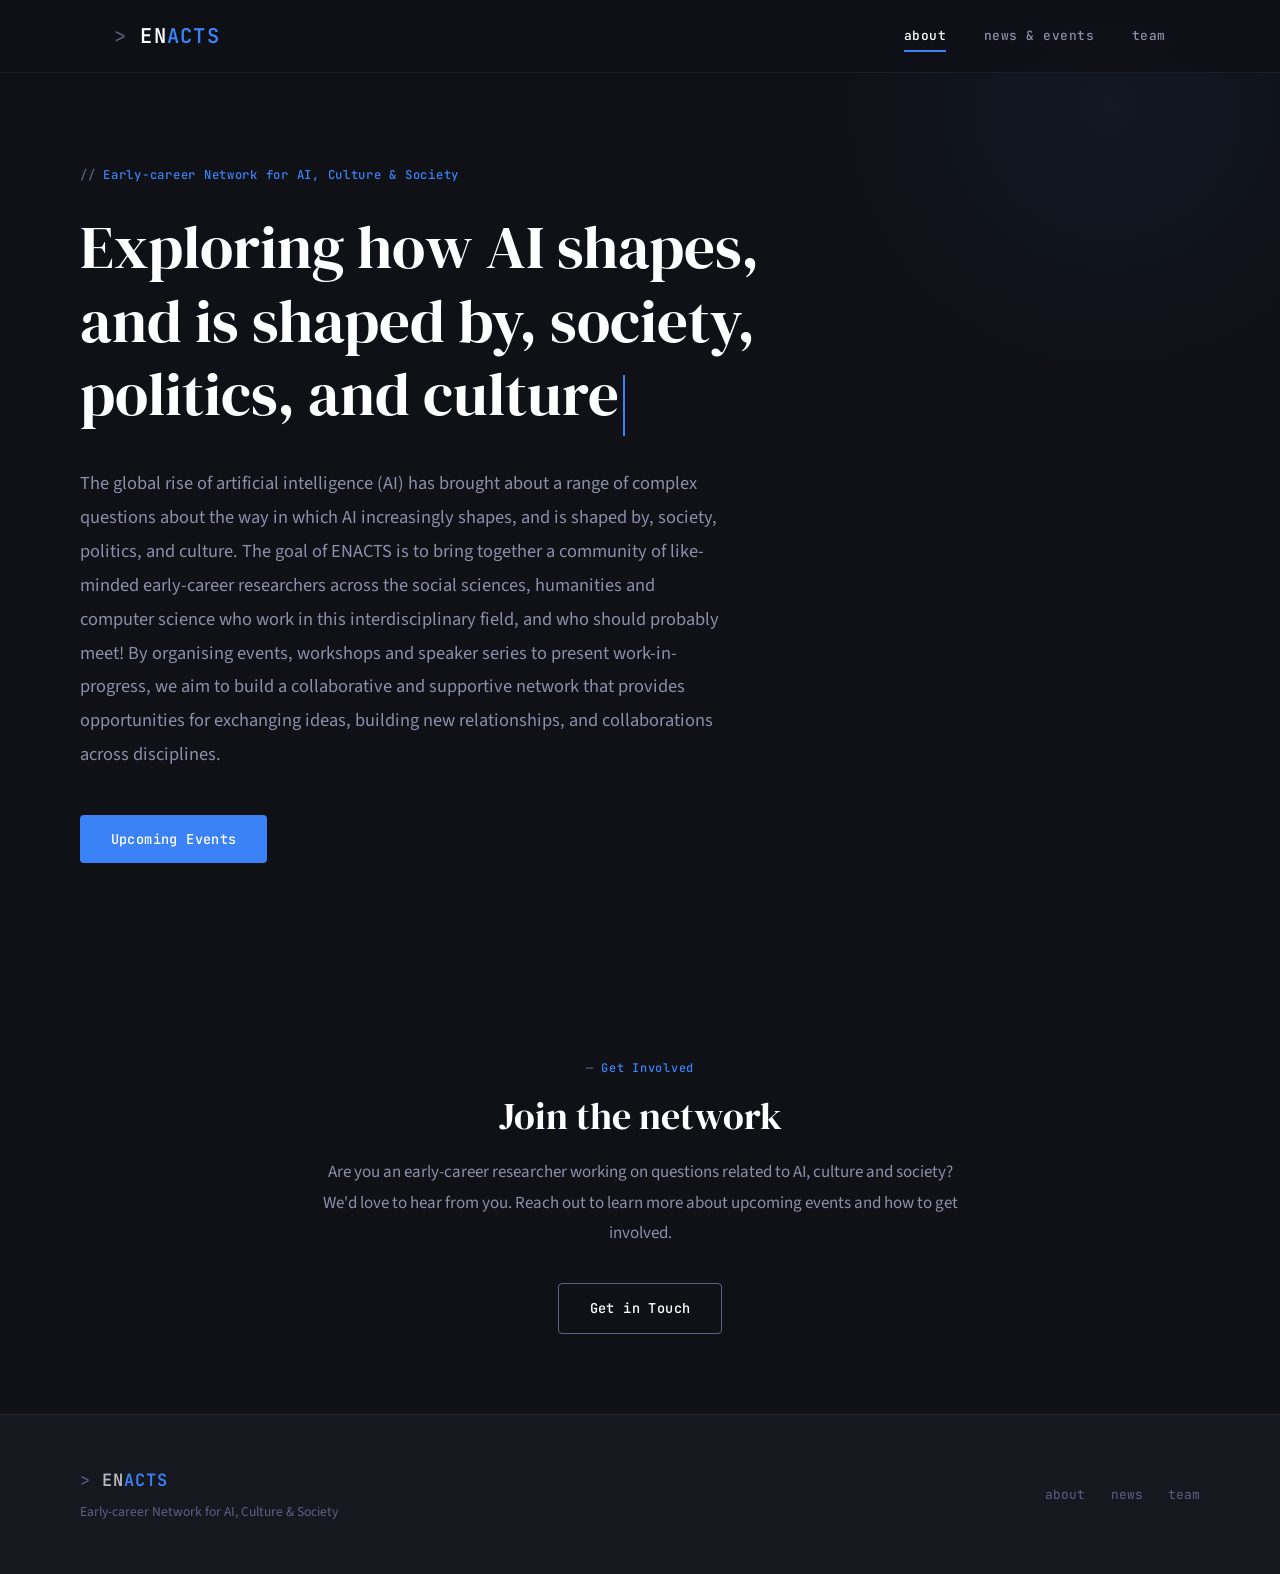
<file: index.html>
<!DOCTYPE html>
<html lang="en">
<head>
  <meta charset="UTF-8">
  <meta name="viewport" content="width=device-width, initial-scale=1.0">
  <title>ENACTS — Early-career Network for AI, Culture, Technology &amp; Society</title>
  <meta name="description" content="ENACTS brings together early-career researchers across the social sciences, humanities and computer science working at the intersection of AI, culture and society.">
  <link rel="stylesheet" href="style.css">
  <link rel="icon" href="data:image/svg+xml,<svg xmlns='http://www.w3.org/2000/svg' viewBox='0 0 100 100'><text y='.9em' font-size='90'>◈</text></svg>">
</head>
<body>

  <!-- Navigation -->
  <nav class="site-nav" id="nav">
    <div class="nav-inner">
      <a href="index.html" class="nav-logo">EN<span>ACTS</span></a>
      <ul class="nav-links" id="navLinks">
        <li><a href="index.html" class="active">about</a></li>
        <li><a href="news.html">news &amp; events</a></li>
        <li><a href="team.html">team</a></li>
      </ul>
      <button class="hamburger" id="hamburger" aria-label="Toggle menu">
        <span></span><span></span><span></span>
      </button>
    </div>
  </nav>

  <!-- Hero -->
  <section class="hero">
    <div class="hero-inner">
      <span class="hero-label">Early-career Network for AI, Culture &amp; Society</span>
      <h1>Exploring how AI shapes, and is shaped by, society, politics, and culture<span class="cursor"></span></h1>
      <p class="hero-description">
        The global rise of artificial intelligence (AI) has brought about a range of complex questions about the way in which AI increasingly shapes, and is shaped by, society, politics, and culture. The goal of ENACTS is to bring together a community of like-minded early-career researchers across the social sciences, humanities and computer science who work in this interdisciplinary field, and who should probably meet! By organising events, workshops and speaker series to present work-in-progress, we aim to build a collaborative and supportive network that provides opportunities for exchanging ideas, building new relationships, and collaborations across disciplines.
      </p>
      <div class="hero-cta">
        <a href="news.html" class="btn btn-primary">Upcoming Events</a>
      </div>
    </div>
  </section>

  <!-- Call to action -->
  <section class="section">
    <div class="section-inner fade-in" style="text-align: center; max-width: 640px; margin: 0 auto;">
      <span class="section-label">Get Involved</span>
      <h2 class="section-title">Join the network</h2>
      <p style="color: var(--color-muted); margin-top: 1rem; line-height: 1.8;">
        Are you an early-career researcher working on questions related to AI, culture and society? We'd love to hear from you. Reach out to learn more about upcoming events and how to get involved.
      </p>
      <div style="margin-top: 2rem;">
        <a href="mailto:enacts@example.com" class="btn btn-outline">Get in Touch</a>
      </div>
    </div>
  </section>

  <!-- Footer -->
  <footer class="site-footer">
    <div class="footer-inner">
      <div>
        <div class="footer-logo">EN<span>ACTS</span></div>
        <p class="footer-text" style="margin-top: 0.3rem;">Early-career Network for AI, Culture &amp; Society</p>
      </div>
      <ul class="footer-links">
        <li><a href="index.html">about</a></li>
        <li><a href="news.html">news</a></li>
        <li><a href="team.html">team</a></li>
      </ul>
    </div>
  </footer>

  <script>
    document.getElementById('hamburger').addEventListener('click', () => {
      document.getElementById('navLinks').classList.toggle('open');
    });
    window.addEventListener('scroll', () => {
      document.getElementById('nav').classList.toggle('scrolled', window.scrollY > 20);
    });
    const observer = new IntersectionObserver((entries) => {
      entries.forEach(entry => { if (entry.isIntersecting) entry.target.classList.add('visible'); });
    }, { threshold: 0.15 });
    document.querySelectorAll('.fade-in').forEach(el => observer.observe(el));
  </script>

</body>
</html>
</file>
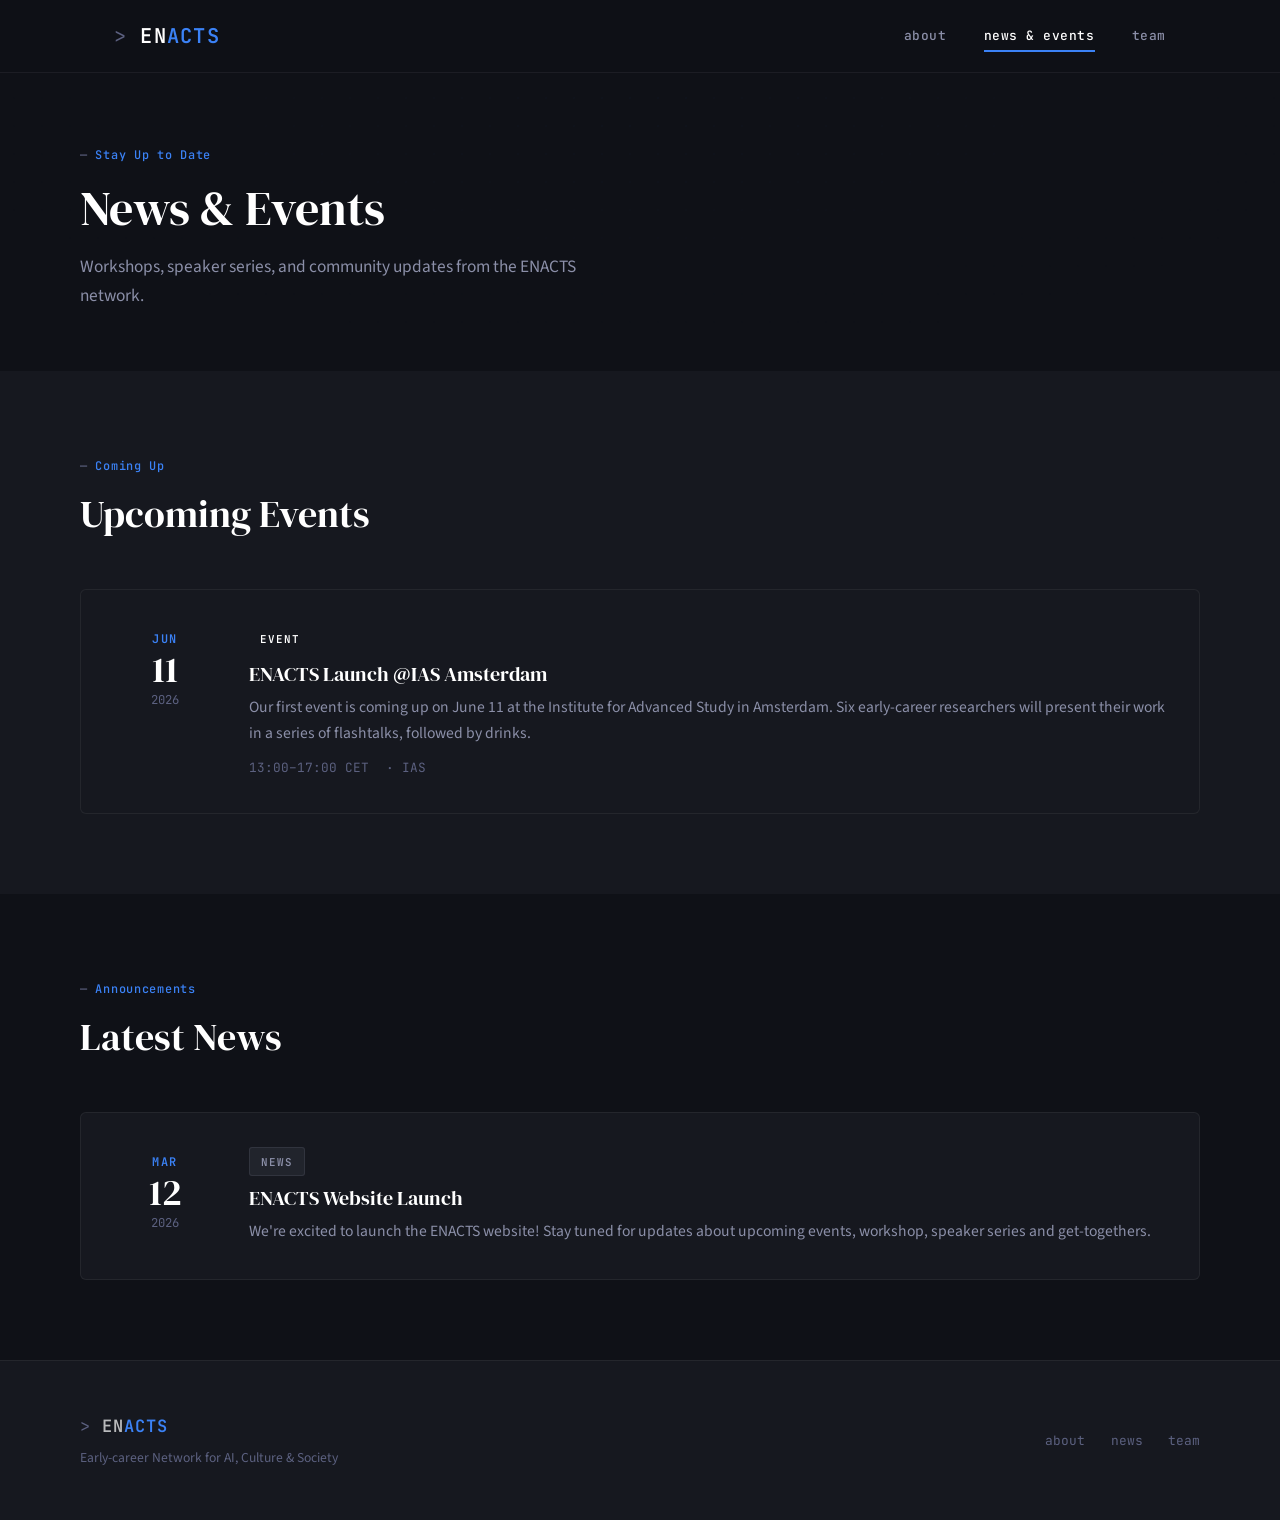
<file: news.html>
<!DOCTYPE html>
<html lang="en">
<head>
  <meta charset="UTF-8">
  <meta name="viewport" content="width=device-width, initial-scale=1.0">
  <title>News &amp; Events — ENACTS</title>
  <meta name="description" content="Upcoming events, workshops and speaker series from the ENACTS network.">
  <link rel="stylesheet" href="style.css">
  <link rel="icon" href="data:image/svg+xml,<svg xmlns='http://www.w3.org/2000/svg' viewBox='0 0 100 100'><text y='.9em' font-size='90'>◈</text></svg>">
</head>
<body>

  <!-- Navigation -->
  <nav class="site-nav" id="nav">
    <div class="nav-inner">
      <a href="index.html" class="nav-logo">EN<span>ACTS</span></a>
      <ul class="nav-links" id="navLinks">
        <li><a href="index.html">about</a></li>
        <li><a href="news.html" class="active">news &amp; events</a></li>
        <li><a href="team.html">team</a></li>
      </ul>
      <button class="hamburger" id="hamburger" aria-label="Toggle menu">
        <span></span><span></span><span></span>
      </button>
    </div>
  </nav>

  <!-- Page Header -->
  <header class="page-header">
    <div class="page-header-inner">
      <span class="section-label">Stay Up to Date</span>
      <h1 class="section-title" style="font-size: clamp(2rem, 4vw, 2.8rem);">News &amp; Events</h1>
      <p class="section-subtitle">Workshops, speaker series, and community updates from the ENACTS network.</p>
    </div>
  </header>

  <!-- Upcoming Events -->
  <section class="section section-alt">
    <div class="section-inner">
      <div class="section-header fade-in">
        <span class="section-label">Coming Up</span>
        <h2 class="section-title">Upcoming Events</h2>
      </div>
      <div class="events-grid fade-in">

        <div class="event-card">
          <div class="event-date">
            <span class="month">Jun</span>
            <span class="day">11</span>
            <span class="year">2026</span>
          </div>
          <div class="event-content">
            <span class="event-tag">Event</span>
            <h3>ENACTS Launch @IAS Amsterdam</h3>
            <p>Our first event is coming up on June 11 at the Institute for Advanced Study in Amsterdam. Six early-career researchers will present their work in a series of flashtalks, followed by drinks. </p>
            <div class="event-meta">
              <span>13:00–17:00 CET</span>
              <span>IAS</span>
            </div>
          </div>
        </div>
  </section>

  <!-- News -->
  <section class="section">
    <div class="section-inner">
      <div class="section-header fade-in">
        <span class="section-label">Announcements</span>
        <h2 class="section-title">Latest News</h2>
      </div>
      <div class="events-grid fade-in">

        <div class="event-card">
          <div class="event-date">
            <span class="month">Mar</span>
            <span class="day">12</span>
            <span class="year">2026</span>
          </div>
          <div class="event-content">
            <span class="event-tag tag-news">News</span>
            <h3>ENACTS Website Launch</h3>
            <p>We're excited to launch the ENACTS website! Stay tuned for updates about upcoming events, workshop, speaker series and get-togethers.</p>
          </div>
        </div>

      </div>
    </div>
  </section>

  <!-- Footer -->
  <footer class="site-footer">
    <div class="footer-inner">
      <div>
        <div class="footer-logo">EN<span>ACTS</span></div>
        <p class="footer-text" style="margin-top: 0.3rem;">Early-career Network for AI, Culture &amp; Society</p>
      </div>
      <ul class="footer-links">
        <li><a href="index.html">about</a></li>
        <li><a href="news.html">news</a></li>
        <li><a href="team.html">team</a></li>
      </ul>
    </div>
  </footer>

  <script>
    document.getElementById('hamburger').addEventListener('click', () => {
      document.getElementById('navLinks').classList.toggle('open');
    });
    window.addEventListener('scroll', () => {
      document.getElementById('nav').classList.toggle('scrolled', window.scrollY > 20);
    });
    const observer = new IntersectionObserver((entries) => {
      entries.forEach(entry => { if (entry.isIntersecting) entry.target.classList.add('visible'); });
    }, { threshold: 0.15 });
    document.querySelectorAll('.fade-in').forEach(el => observer.observe(el));
  </script>

</body>
</html>
</file>
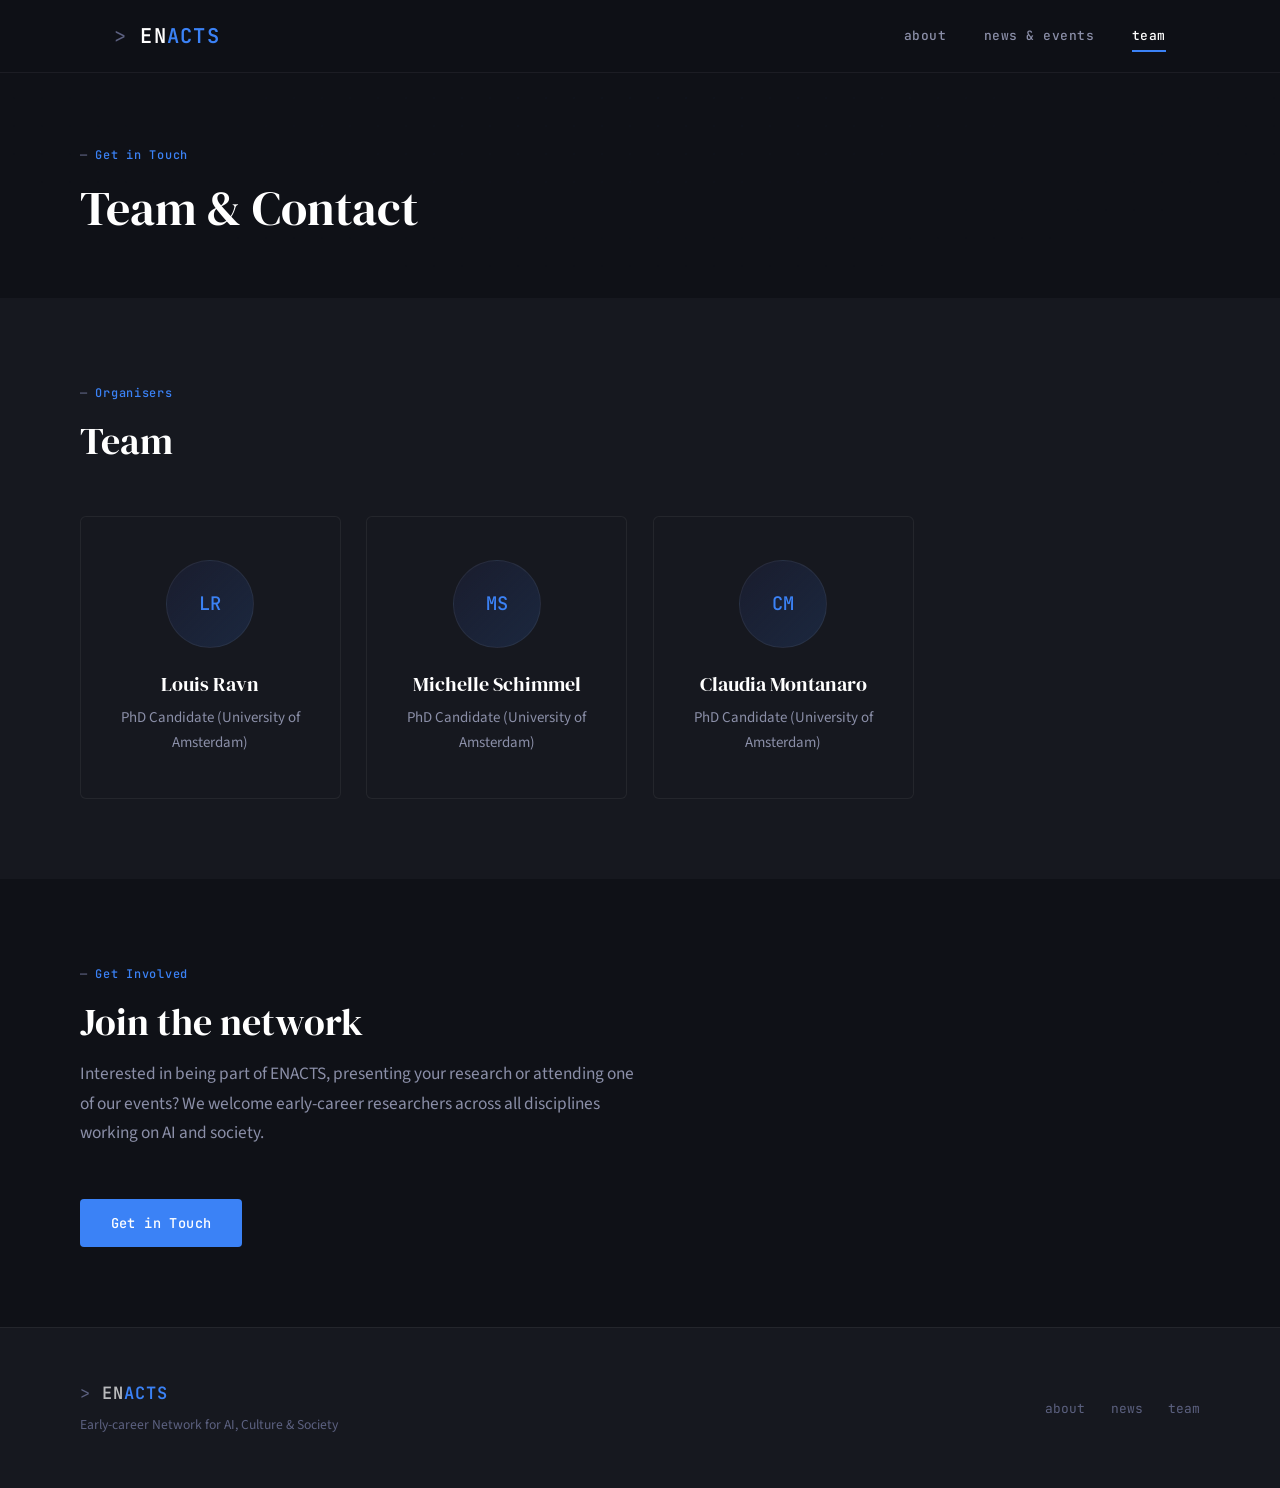
<file: team.html>
<!DOCTYPE html>
<html lang="en">
<head>
  <meta charset="UTF-8">
  <meta name="viewport" content="width=device-width, initial-scale=1.0">
  <title>Team — ENACTS</title>
  <meta name="description" content="Meet the people behind the ENACTS network.">
  <link rel="stylesheet" href="style.css">
  <link rel="icon" href="data:image/svg+xml,<svg xmlns='http://www.w3.org/2000/svg' viewBox='0 0 100 100'><text y='.9em' font-size='90'>◈</text></svg>">
</head>
<body>

  <!-- Navigation -->
  <nav class="site-nav" id="nav">
    <div class="nav-inner">
      <a href="index.html" class="nav-logo">EN<span>ACTS</span></a>
      <ul class="nav-links" id="navLinks">
        <li><a href="index.html">about</a></li>
        <li><a href="news.html">news &amp; events</a></li>
        <li><a href="team.html" class="active">team</a></li>
      </ul>
      <button class="hamburger" id="hamburger" aria-label="Toggle menu">
        <span></span><span></span><span></span>
      </button>
    </div>
  </nav>

  <!-- Page Header -->
  <header class="page-header">
    <div class="page-header-inner">
      <span class="section-label">Get in Touch</span>
      <h1 class="section-title" style="font-size: clamp(2rem, 4vw, 2.8rem);">Team & Contact</h1>
    </div>
  </header>

  <!-- Organisers -->
<section class="section section-alt">
  <div class="section-inner">
    <div class="section-header fade-in">
      <span class="section-label">Organisers</span>
      <h2 class="section-title">Team</h2>
    </div>
    <div class="team-grid fade-in">

      <div class="team-card">
        <div class="team-avatar">LR</div>
        <h3>Louis Ravn</h3>
        <p class="team-affiliation">PhD Candidate (University of Amsterdam)</p>
      </div>

      <div class="team-card">
        <div class="team-avatar">MS</div>
        <h3>Michelle Schimmel</h3>
        <p class="team-affiliation">PhD Candidate (University of Amsterdam)</p>
      </div>

      <div class="team-card">
        <div class="team-avatar">CM</div>
        <h3>Claudia Montanaro</h3>
        <p class="team-affiliation">PhD Candidate (University of Amsterdam)</p>
      </div>

    </div>
  </div>
</section>

  <!-- Join -->
  <section class="section">
    <div class="section-inner">
      <div class="section-header fade-in">
        <span class="section-label">Get Involved</span>
        <h2 class="section-title">Join the network</h2>
        <p class="section-subtitle">Interested in being part of ENACTS, presenting your research or attending one of our events? We welcome early-career researchers across all disciplines working on AI and society.</p>
      </div>
      <div class="fade-in" style="margin-top: 1.5rem;">
        <a href="mailto:michelle.schimmel.res@gmail.com" class="btn btn-primary">Get in Touch</a>
      </div>
    </div>
  </section>

  <!-- Footer -->
  <footer class="site-footer">
    <div class="footer-inner">
      <div>
        <div class="footer-logo">EN<span>ACTS</span></div>
        <p class="footer-text" style="margin-top: 0.3rem;">Early-career Network for AI, Culture &amp; Society</p>
      </div>
      <ul class="footer-links">
        <li><a href="index.html">about</a></li>
        <li><a href="news.html">news</a></li>
        <li><a href="team.html">team</a></li>
      </ul>
    </div>
  </footer>

  <script>
    document.getElementById('hamburger').addEventListener('click', () => {
      document.getElementById('navLinks').classList.toggle('open');
    });
    window.addEventListener('scroll', () => {
      document.getElementById('nav').classList.toggle('scrolled', window.scrollY > 20);
    });
    const observer = new IntersectionObserver((entries) => {
      entries.forEach(entry => { if (entry.isIntersecting) entry.target.classList.add('visible'); });
    }, { threshold: 0.15 });
    document.querySelectorAll('.fade-in').forEach(el => observer.observe(el));
  </script>

</body>
</html>
</file>
<file: style.css>
@import url('https://fonts.googleapis.com/css2?family=DM+Serif+Display:ital@0;1&family=Source+Sans+3:ital,wght@0,300;0,400;0,500;0,600;0,700;1,400&family=JetBrains+Mono:wght@400;500;600&display=swap');

:root {
  --color-ink: #0f1117;
  --color-deep: #1a1d2e;
  --color-panel: #16181f;
  --color-muted: #8b8fa8;
  --color-light: #5c6180;
  --color-white: #ffffff;
  --color-accent: #3b82f6;
  --color-accent-glow: rgba(59, 130, 246, 0.12);
  --color-cyan: #22d3ee;
  --color-border: rgba(255, 255, 255, 0.06);
  --font-display: 'DM Serif Display', Georgia, serif;
  --font-body: 'Source Sans 3', 'Segoe UI', sans-serif;
  --font-mono: 'JetBrains Mono', 'Fira Code', monospace;
  --max-width: 1120px;
  --transition: 0.3s ease;
}

*, *::before, *::after { margin: 0; padding: 0; box-sizing: border-box; }
html { scroll-behavior: smooth; font-size: 17px; }
body {
  font-family: var(--font-body);
  color: var(--color-white);
  background: var(--color-ink);
  line-height: 1.7;
  -webkit-font-smoothing: antialiased;
}

/* ── Navigation ── */
.site-nav {
  position: fixed; top: 0; left: 0; right: 0; z-index: 100;
  background: rgba(15, 17, 23, 0.88);
  backdrop-filter: blur(16px); -webkit-backdrop-filter: blur(16px);
  border-bottom: 1px solid var(--color-border);
  transition: box-shadow var(--transition);
}
.site-nav.scrolled { box-shadow: 0 4px 30px rgba(0, 0, 0, 0.3); }

.nav-inner {
  max-width: var(--max-width); margin: 0 auto; padding: 0 2rem;
  display: flex; align-items: center; justify-content: space-between; height: 72px;
}

.nav-logo {
  font-family: var(--font-mono); font-size: 1.2rem; font-weight: 600;
  color: var(--color-white); text-decoration: none; letter-spacing: 0.06em;
}
.nav-logo span { color: var(--color-accent); }
.nav-logo::before { content: '> '; color: var(--color-light); font-weight: 400; }

.nav-links { display: flex; align-items: center; gap: 2.2rem; list-style: none; }
.nav-links a {
  font-family: var(--font-mono); font-size: 0.76rem; font-weight: 500;
  color: var(--color-muted); text-decoration: none; text-transform: lowercase;
  letter-spacing: 0.04em; transition: color var(--transition); position: relative; padding: 0.3rem 0;
}
.nav-links a::after {
  content: ''; position: absolute; bottom: -2px; left: 0; width: 0;
  height: 1.5px; background: var(--color-accent); transition: width var(--transition);
}
.nav-links a:hover, .nav-links a.active { color: var(--color-white); }
.nav-links a:hover::after, .nav-links a.active::after { width: 100%; }

.hamburger { display: none; background: none; border: none; cursor: pointer; padding: 4px; }
.hamburger span { display: block; width: 22px; height: 1.5px; background: var(--color-white); margin: 5px 0; transition: var(--transition); }

/* ── Hero ── */
.hero {
  padding: 160px 2rem 110px; background: var(--color-ink);
  position: relative; overflow: hidden;
}
.hero::before {
  content: ''; position: absolute; inset: 0;
  background-image: radial-gradient(rgba(59, 130, 246, 0.07) 1px, transparent 1px);
  background-size: 28px 28px; pointer-events: none;
  mask-image: radial-gradient(ellipse 70% 60% at 30% 40%, rgba(0,0,0,0.5) 0%, transparent 100%);
  -webkit-mask-image: radial-gradient(ellipse 70% 60% at 30% 40%, rgba(0,0,0,0.5) 0%, transparent 100%);
}
.hero::after {
  content: ''; position: absolute; top: -20%; right: -10%;
  width: 600px; height: 600px; border-radius: 50%;
  background: radial-gradient(circle, rgba(59, 130, 246, 0.06) 0%, transparent 65%);
  pointer-events: none;
}
.hero-inner { max-width: var(--max-width); margin: 0 auto; position: relative; z-index: 1; }

.hero-label {
  display: inline-block; font-family: var(--font-mono); font-size: 0.72rem; font-weight: 500;
  letter-spacing: 0.06em; color: var(--color-accent); margin-bottom: 1.5rem;
  opacity: 0; animation: fadeUp 0.7s ease 0.2s forwards;
}
.hero-label::before { content: '// '; color: var(--color-light); }

.hero h1 {
  font-family: var(--font-display); font-size: clamp(2.4rem, 5vw, 3.6rem); font-weight: 400;
  line-height: 1.2; color: var(--color-white); max-width: 750px; margin-bottom: 1.8rem;
  opacity: 0; animation: fadeUp 0.7s ease 0.35s forwards;
}
.hero h1 em { font-style: italic; color: var(--color-accent); }

.hero-description {
  font-size: 1.08rem; line-height: 1.85; color: var(--color-muted); max-width: 640px;
  opacity: 0; animation: fadeUp 0.7s ease 0.5s forwards;
}
.hero-cta { margin-top: 2.5rem; opacity: 0; animation: fadeUp 0.7s ease 0.65s forwards; }

.btn {
  display: inline-block; padding: 0.75rem 1.8rem; font-family: var(--font-mono);
  font-size: 0.8rem; font-weight: 500; letter-spacing: 0.03em; text-decoration: none;
  border-radius: 4px; transition: all var(--transition); cursor: pointer; border: none;
}
.btn-primary { background: var(--color-accent); color: var(--color-white); }
.btn-primary:hover {
  background: #2563eb; transform: translateY(-1px);
  box-shadow: 0 4px 20px rgba(59, 130, 246, 0.35);
}
.btn-outline { background: transparent; color: var(--color-white); border: 1.5px solid var(--color-light); }
.btn-outline:hover { border-color: var(--color-accent); color: var(--color-accent); box-shadow: 0 0 20px rgba(59, 130, 246, 0.1); }

/* ── Sections ── */
.section { padding: 80px 2rem; }
.section-alt { background: var(--color-panel); }
.section-inner { max-width: var(--max-width); margin: 0 auto; }
.section-header { margin-bottom: 3rem; }

.section-label {
  display: inline-block; font-family: var(--font-mono); font-size: 0.7rem; font-weight: 500;
  letter-spacing: 0.06em; color: var(--color-accent); margin-bottom: 0.8rem;
}
.section-label::before { content: '— '; color: var(--color-light); }

.section-title {
  font-family: var(--font-display); font-size: clamp(1.8rem, 3vw, 2.4rem);
  font-weight: 400; color: var(--color-white); line-height: 1.25;
}
.section-subtitle { font-size: 1.02rem; color: var(--color-muted); margin-top: 0.8rem; max-width: 560px; line-height: 1.7; }

/* ── Pillars ── */
.pillars { display: grid; grid-template-columns: repeat(3, 1fr); gap: 1.5rem; margin-top: 2.5rem; }
.pillar {
  padding: 2rem; background: var(--color-panel); border: 1px solid var(--color-border);
  border-radius: 6px; transition: all var(--transition); position: relative; overflow: hidden;
}
.pillar::before {
  content: ''; position: absolute; top: 0; left: 0; right: 0; height: 2px;
  background: linear-gradient(90deg, var(--color-accent), transparent);
  opacity: 0; transition: opacity var(--transition);
}
.pillar:hover { border-color: rgba(59, 130, 246, 0.2); box-shadow: 0 8px 30px rgba(0,0,0,0.2); transform: translateY(-2px); }
.pillar:hover::before { opacity: 1; }
.pillar-icon { font-family: var(--font-mono); font-size: 0.82rem; color: var(--color-accent); margin-bottom: 1.2rem; opacity: 0.7; }
.pillar h3 { font-family: var(--font-display); font-size: 1.2rem; font-weight: 400; margin-bottom: 0.6rem; color: var(--color-white); }
.pillar p { font-size: 0.92rem; color: var(--color-muted); line-height: 1.7; }

/* ── Events ── */
.events-grid { display: grid; gap: 1.2rem; }
.event-card {
  display: grid; grid-template-columns: 100px 1fr; gap: 2rem; padding: 2rem;
  background: var(--color-panel); border: 1px solid var(--color-border);
  border-radius: 6px; transition: all var(--transition);
}
.event-card:hover { border-color: rgba(59, 130, 246, 0.15); box-shadow: 0 4px 20px rgba(0,0,0,0.15); }

.event-date { text-align: center; padding-top: 0.3rem; }
.event-date .month { display: block; font-family: var(--font-mono); font-size: 0.7rem; font-weight: 600; text-transform: uppercase; letter-spacing: 0.12em; color: var(--color-accent); }
.event-date .day { display: block; font-family: var(--font-display); font-size: 2.2rem; line-height: 1.1; color: var(--color-white); }
.event-date .year { display: block; font-family: var(--font-mono); font-size: 0.72rem; color: var(--color-light); }

.event-tag {
  display: inline-block; font-family: var(--font-mono); font-size: 0.64rem; font-weight: 600;
  text-transform: uppercase; letter-spacing: 0.08em; padding: 0.25rem 0.65rem;
  border-radius: 3px; margin-bottom: 0.5rem;
}
.tag-event { background: var(--color-accent-glow); color: var(--color-accent); border: 1px solid rgba(59,130,246,0.2); }
.tag-news { background: rgba(139,143,168,0.1); color: var(--color-muted); border: 1px solid rgba(139,143,168,0.15); }
.tag-workshop { background: rgba(34,211,238,0.08); color: var(--color-cyan); border: 1px solid rgba(34,211,238,0.15); }

.event-content h3 { font-family: var(--font-display); font-size: 1.2rem; font-weight: 400; margin-bottom: 0.4rem; line-height: 1.35; color: var(--color-white); }
.event-content p { font-size: 0.92rem; color: var(--color-muted); line-height: 1.65; }
.event-meta { font-family: var(--font-mono); font-size: 0.75rem; color: var(--color-light); margin-top: 0.6rem; }
.event-meta span + span::before { content: '·'; margin: 0 0.5rem; }

/* ── Team ── */
.team-grid { display: grid; grid-template-columns: repeat(auto-fill, minmax(260px, 1fr)); gap: 1.5rem; }
.team-card {
  text-align: center; padding: 2.5rem 1.5rem; background: var(--color-panel);
  border: 1px solid var(--color-border); border-radius: 6px; transition: all var(--transition);
}
.team-card:hover { border-color: rgba(59,130,246,0.15); box-shadow: 0 8px 30px rgba(0,0,0,0.2); transform: translateY(-2px); }

.team-avatar {
  width: 88px; height: 88px; border-radius: 50%;
  background: linear-gradient(135deg, var(--color-deep) 0%, rgba(59,130,246,0.15) 100%);
  border: 1px solid var(--color-border); margin: 0 auto 1.2rem;
  display: flex; align-items: center; justify-content: center;
  font-family: var(--font-mono); font-size: 1.1rem; font-weight: 500; color: var(--color-accent);
}
.team-card h3 { font-family: var(--font-display); font-size: 1.15rem; font-weight: 400; margin-bottom: 0.2rem; color: var(--color-white); }
.team-role { font-family: var(--font-mono); font-size: 0.72rem; font-weight: 500; color: var(--color-accent); letter-spacing: 0.04em; margin-bottom: 0.4rem; }
.team-affiliation { font-size: 0.88rem; color: var(--color-muted); }
.team-bio { font-size: 0.88rem; color: var(--color-muted); line-height: 1.6; margin-top: 0.8rem; }
.team-links { margin-top: 1rem; display: flex; justify-content: center; gap: 1rem; }
.team-links a { font-family: var(--font-mono); font-size: 0.72rem; font-weight: 500; color: var(--color-light); text-decoration: none; transition: color var(--transition); }
.team-links a:hover { color: var(--color-accent); }

/* ── Footer ── */
.site-footer { background: var(--color-panel); border-top: 1px solid var(--color-border); color: var(--color-light); padding: 3rem 2rem; }
.footer-inner { max-width: var(--max-width); margin: 0 auto; display: flex; justify-content: space-between; align-items: center; flex-wrap: wrap; gap: 1rem; }
.footer-logo { font-family: var(--font-mono); font-size: 1rem; font-weight: 600; color: rgba(255,255,255,0.7); letter-spacing: 0.06em; }
.footer-logo span { color: var(--color-accent); }
.footer-logo::before { content: '> '; color: var(--color-light); font-weight: 400; }
.footer-text { font-size: 0.8rem; color: var(--color-light); }
.footer-links { display: flex; gap: 1.5rem; list-style: none; }
.footer-links a { font-family: var(--font-mono); font-size: 0.76rem; color: var(--color-light); text-decoration: none; transition: color var(--transition); }
.footer-links a:hover { color: var(--color-accent); }

/* ── Animations ── */
@keyframes fadeUp { from { opacity: 0; transform: translateY(20px); } to { opacity: 1; transform: translateY(0); } }
.fade-in { opacity: 0; transform: translateY(16px); transition: opacity 0.6s ease, transform 0.6s ease; }
.fade-in.visible { opacity: 1; transform: translateY(0); }

/* ── Page header ── */
.page-header { padding: 140px 2rem 60px; background: var(--color-ink); position: relative; overflow: hidden; }
.page-header::before {
  content: ''; position: absolute; inset: 0;
  background-image: radial-gradient(rgba(59,130,246,0.06) 1px, transparent 1px);
  background-size: 28px 28px; pointer-events: none;
  mask-image: radial-gradient(ellipse 60% 70% at 50% 30%, rgba(0,0,0,0.35) 0%, transparent 100%);
  -webkit-mask-image: radial-gradient(ellipse 60% 70% at 50% 30%, rgba(0,0,0,0.35) 0%, transparent 100%);
}
.page-header-inner { max-width: var(--max-width); margin: 0 auto; position: relative; z-index: 1; }

.cursor { display: inline-block; width: 2px; height: 1em; background: var(--color-accent); margin-left: 4px; animation: blink 1s step-end infinite; vertical-align: text-bottom; }
@keyframes blink { 50% { opacity: 0; } }

/* ── Responsive ── */
@media (max-width: 768px) {
  html { font-size: 16px; }
  .hamburger { display: block; }
  .nav-links {
    display: none; position: absolute; top: 72px; left: 0; right: 0;
    background: rgba(15,17,23,0.98); backdrop-filter: blur(16px);
    flex-direction: column; padding: 1.5rem 2rem; gap: 1.2rem;
    border-bottom: 1px solid var(--color-border);
  }
  .nav-links.open { display: flex; }
  .hero { padding: 130px 1.5rem 70px; }
  .section { padding: 60px 1.5rem; }
  .pillars { grid-template-columns: 1fr; }
  .event-card { grid-template-columns: 80px 1fr; gap: 1.2rem; padding: 1.5rem; }
  .team-grid { grid-template-columns: 1fr 1fr; }
  .footer-inner { flex-direction: column; text-align: center; }
}
@media (max-width: 480px) { .team-grid { grid-template-columns: 1fr; } }
</file>
